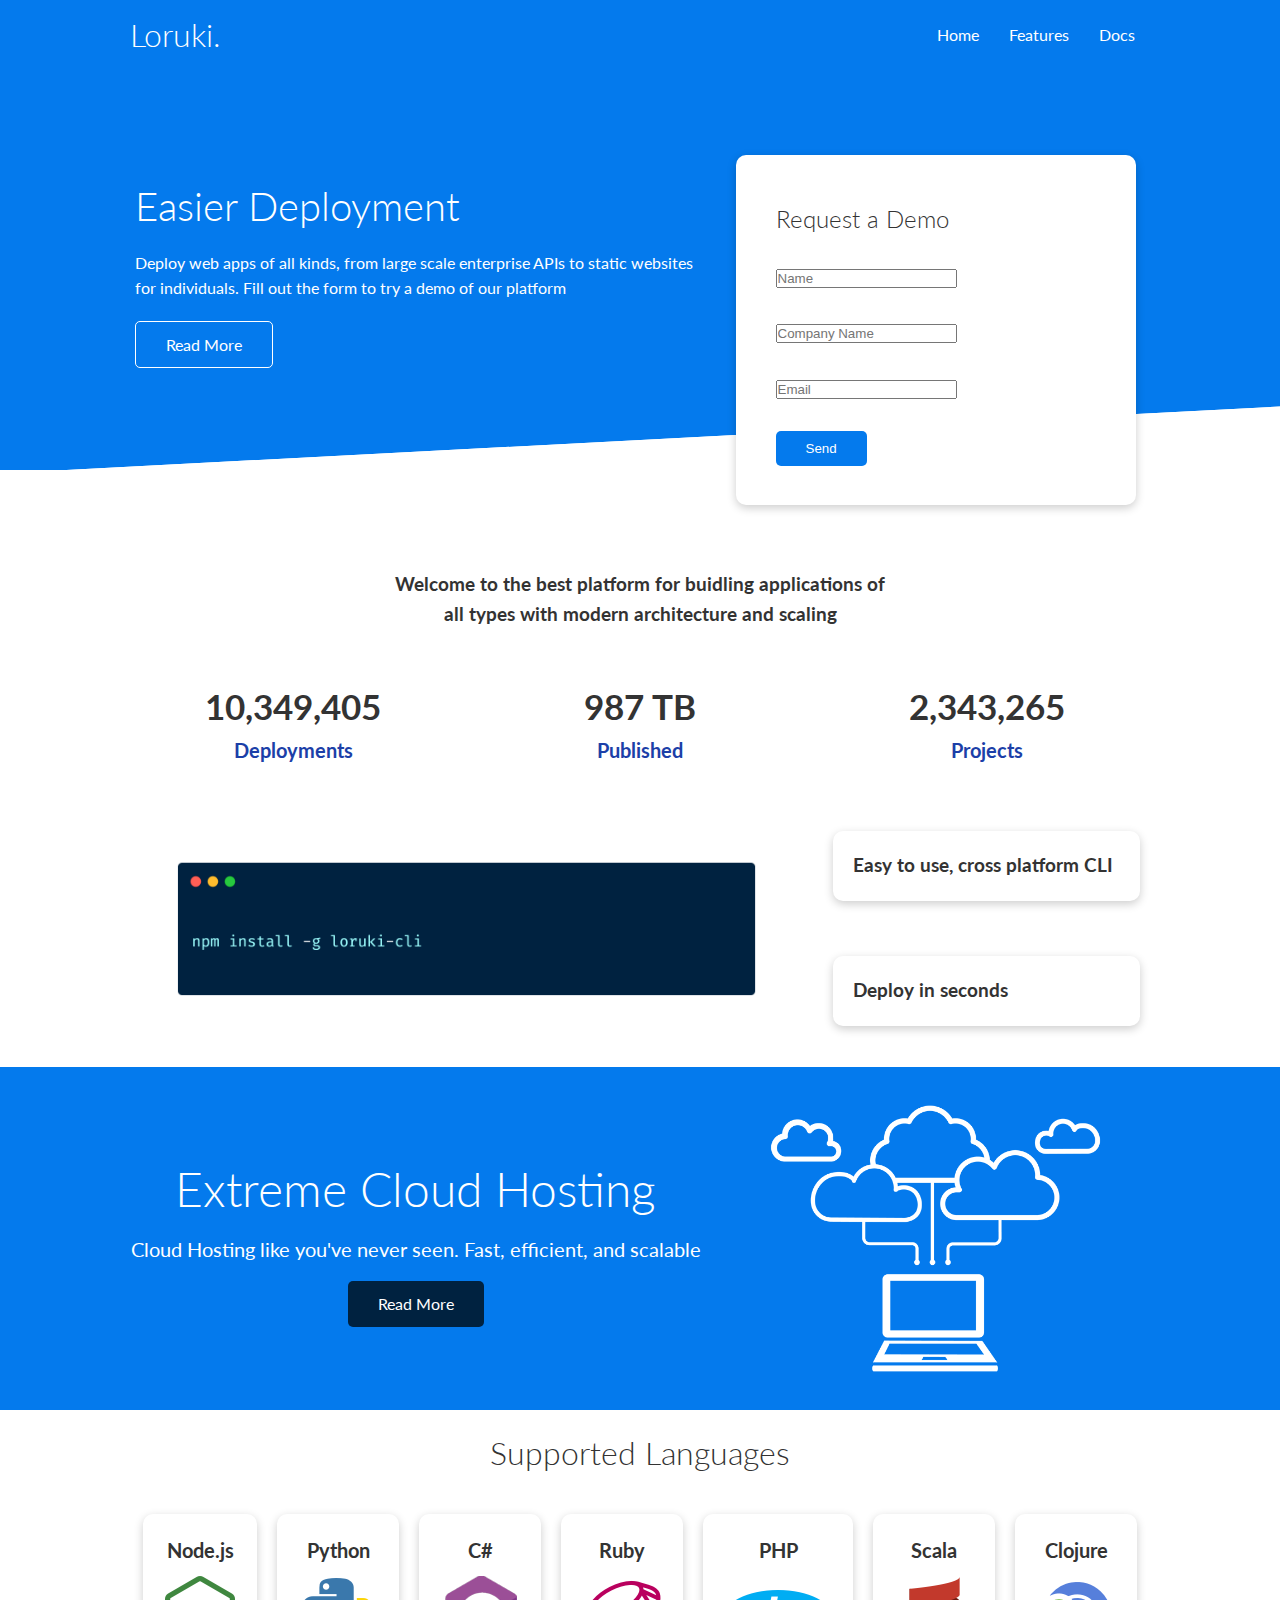
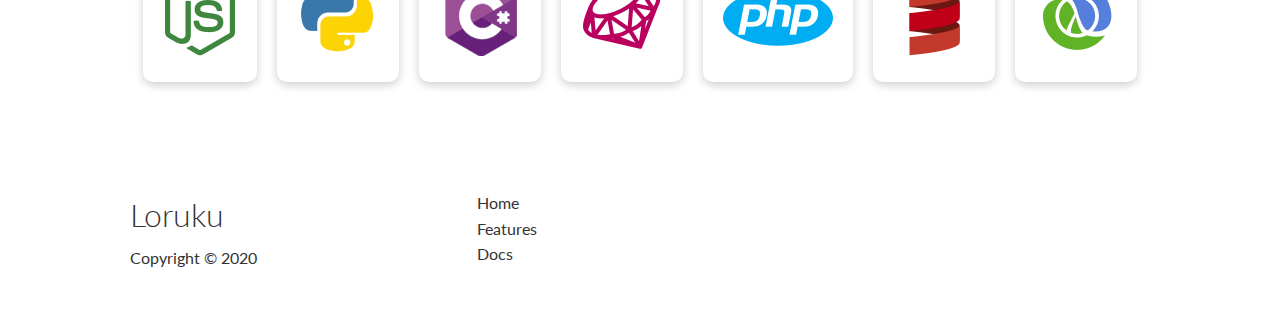
<file: index.html>
<!DOCTYPE html>
<html lang="en">
<head>
    <meta charset="UTF-8">
    <meta name="viewport" content="width=device-width, initial-scale=1.0">
    <link rel="stylesheet" href="https://cdnjs.cloudflare.com/ajax/libs/font-awesome/5.15.3/css/all.min.css" integrity="sha512-iBBXm8fW90+nuLcSKlbmrPcLa0OT92xO1BIsZ+ywDWZCvqsWgccV3gFoRBv0z+8dLJgyAHIhR35VZc2oM/gI1w==" crossorigin="anonymous" />
    <link rel='stylesheet' href='./css/utilities.css'>
    <link rel='stylesheet' href='./css/style.css'>
    <title>Loruki | Cloud Hosting for Everyone</title>
</head>
<body>
    <!-- Navbar -->
    <div class='navbar'>
        <div class="container flex">
            <h1 class="logo">Loruki.</h1>
            <nav>
                <ul>
                    <li><a href='index.html'>Home</a></li>
                    <li><a href='features.html'>Features</a></li>
                    <li><a href='docs.html'>Docs</a></li>
                </ul>
            </nav>
        </div>
    </div>

    <!-- Showcase -->
    <section class='showcase'>
        <div class="container grid">
            <div class="showcase-text">
                <h1>Easier Deployment</h1>
                <p>Deploy web apps of all kinds, from 
                    large scale enterprise APIs to static 
                    websites for individuals. Fill out the
                    form to try a demo of our platform</p>
                <a href="features.html" class="btn btn-outline">Read More</a>
            </div>

            <div class="showcase-form card">
                <h2>Request a Demo</h2>
                <form>
                    <div class="form-control">
                        <input type="text" name="name" placeholder="Name" required>
                    </div>
                    <div class="form-control">
                        <input type="text" name="company" placeholder="Company Name" required>
                    </div>
                    <div class="form-control">
                        <input type="email" name="email" placeholder="Email" required>
                    </div>
                    <input type="submit" value='Send' class="btn btn-primary" />
                </form>
            </div>
        </div>
    </section>

    <!-- Stats -->
    <section class='stats'>
        <div class="container">
            <h3 class="stats-heading text-center my-1">
                Welcome to the best platform for buidling applications of all
                types with modern architecture and scaling
            </h3>
            <div class="grid grid-3 text-center my-4">
                <div>
                    <i class="fas fa-server fa-3x"></i>
                    <h3>10,349,405</h3>
                    <p class="text-secondary">Deployments</p>
                </div>
                <div><i class="fas fa-upload fa-3x"></i>
                    <h3>987 TB</h3>
                    <p class="text-secondary">Published</p></div>
                <div><i class="fas fa-project-diagram fa-3x"></i>
                    <h3>2,343,265</h3>
                    <p class="text-secondary">Projects</p></div>
            </div>
        </div>
    </section>

    <!-- Cli -->
    <section class='cli'>
        <div class="container grid">
            <img src='images/cli.png' alt=''>
            <div class='card'>
                <h3>Easy to use, cross platform CLI</h3>
            </div>
            <div class="card">
                <h3>Deploy in seconds</h3>
            </div>
        </div>
    </section>

    <!-- Cloud -->
    <section class='cloud bg-primary my-2 py-2'>
        <div class="container grid">
            <div class="text-center">
                <h2 class='lg'>Extreme Cloud Hosting</h2>
                <p class="lead my-1">Cloud Hosting like you've never seen.
                    Fast, efficient, and scalable</p>
                <a href="features.html" class='btn btn-dark'>Read More</a>
            </div>
            <img src='images/cloud.png' alt=''>
        </div>
    </section>

    <!-- Languages -->
    <section class="languages">
        <h2 class="md text-center my-2">
            Supported Languages
        </h2>
        <div class="container flex">
            <div class="card">
                <h4>Node.js</h4>
                <img src='images/logos/node.png'>
            </div>
            <div class="card">
                <h4>Python</h4>
                <img src="images/logos/python.png" alt="">
              </div>
              <div class="card">
                <h4>C#</h4>
                <img src="images/logos/csharp.png" alt="">
              </div>
              <div class="card">
                <h4>Ruby</h4>
                <img src="images/logos/ruby.png" alt="">
              </div>
              <div class="card">
                <h4>PHP</h4>
                <img src="images/logos/php.png" alt="">
              </div>
              <div class="card">
                <h4>Scala</h4>
                <img src="images/logos/scala.png" alt="">
              </div>
              <div class="card">
                <h4>Clojure</h4>
                <img src="images/logos/clojure.png" alt="">
              </div>
        </div>
    </section>

    <!-- Footer -->
    <footer class="footer bg-cark py-5">
        <div class="container grid grid-3">
            <div>
                <h1>Loruku
                </h1>
                <p>Copyright &copy; 2020</p>
            </div>
            <nav>
                <ul>
                    <li><a href='index.html'>Home</a></li>
                    <li><a href='features.html'>Features</a></li>
                    <li><a href='docs.html'>Docs</a></li>
                </ul>
            </nav>
            <div class="social">
                <a href='#'><i class="fab fa-github fa-2x"></i></a>
                <a href='#'><i class="fab fa-facebook fa-2x"></i></a>
                <a href='#'><i class="fab fa-instagram fa-2x"></i></a>
                <a href='#'><i class="fab fa-twitter fa-2x"></i></a>
            </div>
        </div>
    </footer>

</body>
</html>
</file>
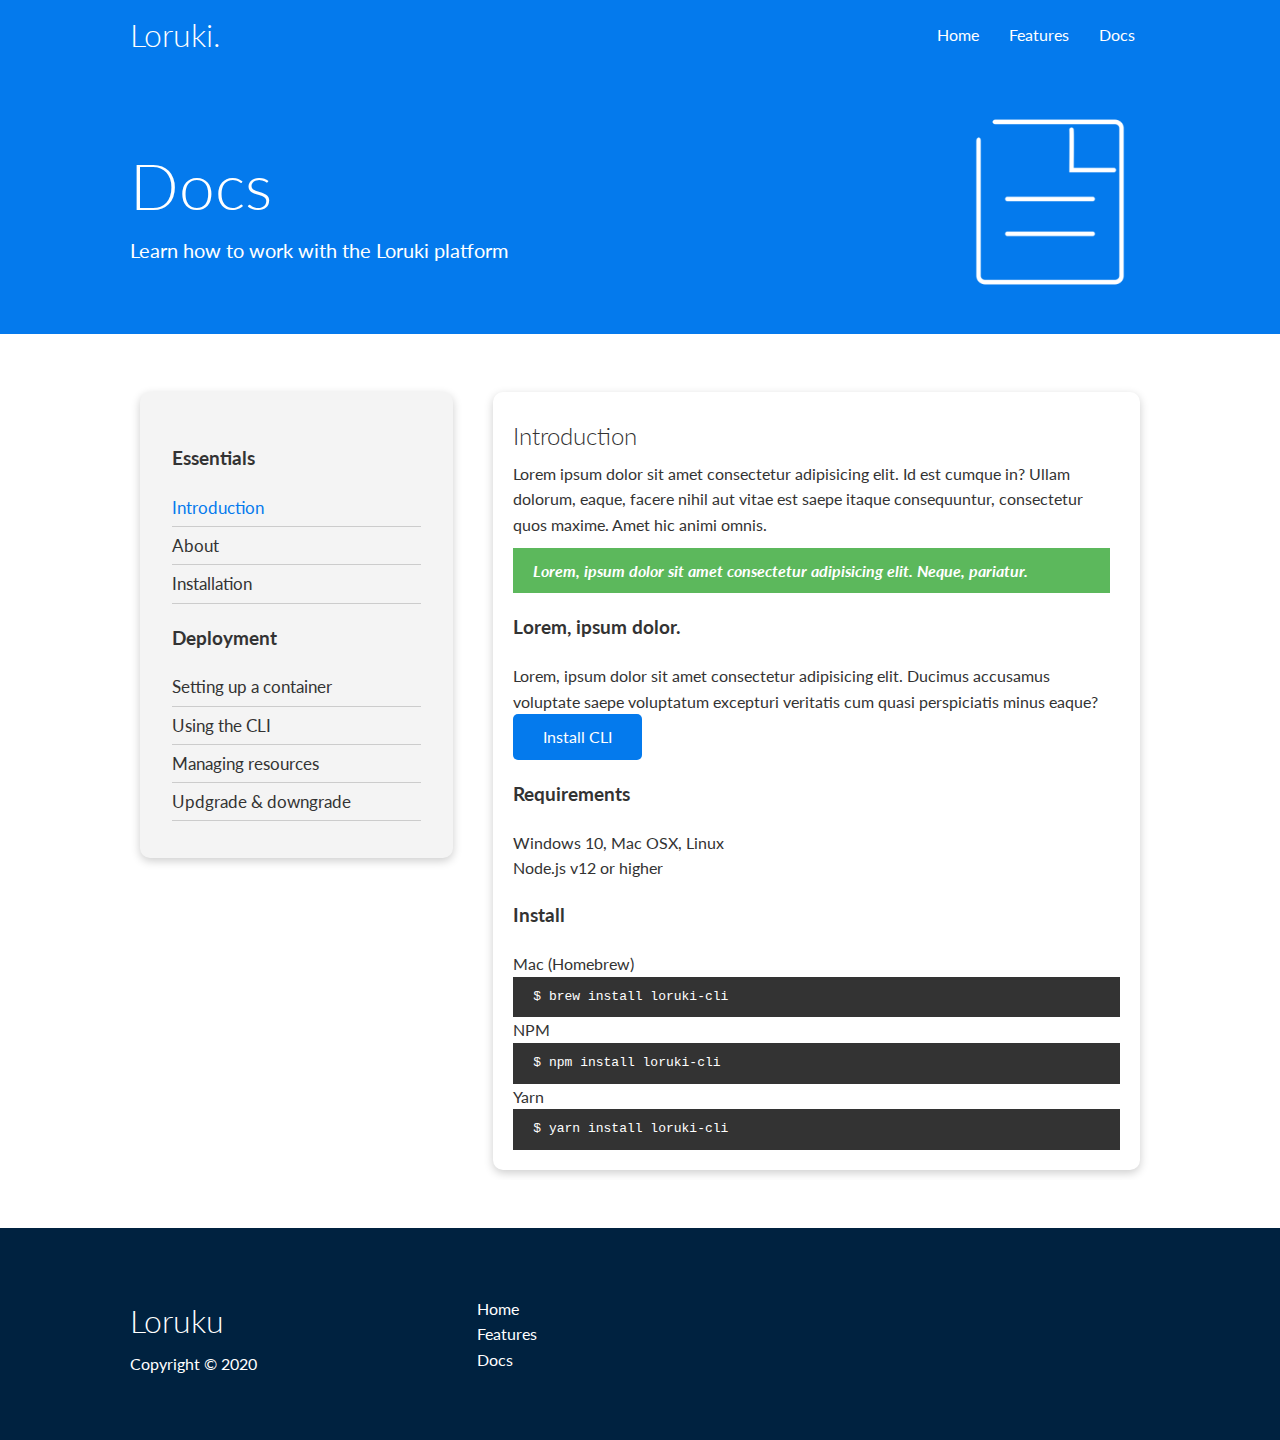
<file: docs.html>
<!DOCTYPE html>
<html lang="en">
<head>
    <meta charset="UTF-8">
    <meta name="viewport" content="width=device-width, initial-scale=1.0">
    <link rel="stylesheet" href="https://cdnjs.cloudflare.com/ajax/libs/font-awesome/5.15.3/css/all.min.css" integrity="sha512-iBBXm8fW90+nuLcSKlbmrPcLa0OT92xO1BIsZ+ywDWZCvqsWgccV3gFoRBv0z+8dLJgyAHIhR35VZc2oM/gI1w==" crossorigin="anonymous" />
    <link rel='stylesheet' href='./css/utilities.css'>
    <link rel='stylesheet' href='./css/style.css'>
    <title>Loruki | Cloud Hosting for Everyone</title>
</head>
<body>
    <!-- Navbar -->
    <div class='navbar'>
        <div class="container flex">
            <h1 class="logo">Loruki.</h1>
            <nav>
                <ul>
                    <li><a href='index.html'>Home</a></li>
                    <li><a href='features.html'>Features</a></li>
                    <li><a href='docs.html'>Docs</a></li>
                </ul>
            </nav>
        </div>
    </div>

    <!-- Head -->
    <section class="docs-head bg-primary py-3">
        <div class="container grid">
            <div>
                <h1 class='xl'>Docs</h1>
                <p class="lead">Learn how to work with the Loruki platform
                </p>
            </div>
            <img src='images/docs.png' alt=''>
        </div>
    </section>

    <!-- Docs main -->
    <section class="docs-main my-4">
        <div class="container grid">
            <div class="card bg-light p-3">
                <h3 class="my-2">Essentials</h3>
                <nav>
                    <ul>
                        <li><a class='text-primary' href='#'>Introduction</a></li>
                        <li><a href='#'>About</a></li>
                        <li><a href='#'>Installation</a></li>
                    </ul>
                </nav>

                <h3 class="my-2">Deployment</h3>
                <nav>
                    <ul>
                        <li><a href='#'>Setting up a container</a></li>
                        <li><a href='#'>Using the CLI</a></li>
                        <li><a href='#'>Managing resources</a></li>
                        <li><a href='#'>Updgrade & downgrade</a></li>
                    </ul>
                </nav>
            </div>
            <div class="card">
                <h2>Introduction</h2>
                <p>Lorem ipsum dolor sit amet consectetur adipisicing elit. Id est cumque in? Ullam dolorum, eaque, facere nihil aut vitae est saepe itaque consequuntur, consectetur quos maxime. Amet hic animi omnis.</p>
                <div class="alert alert-success">
                    <i class="fas fa-info">Lorem, ipsum dolor sit amet consectetur adipisicing elit. Neque, pariatur.</i>
                </div>

                <h3>Lorem, ipsum dolor.</h3>
                <p>Lorem, ipsum dolor sit amet consectetur adipisicing elit. Ducimus accusamus voluptate saepe voluptatum excepturi veritatis cum quasi perspiciatis minus eaque?</p>
                <a href="#" class="btn btn-primary">Install CLI</a>

                <h3>Requirements</h3>
                <ul>
                    <li>Windows 10, Mac OSX, Linux</li>
                    <li>Node.js v12 or higher</li>
                </ul>

                <h3>Install</h3>
                <p>Mac (Homebrew)</p>
                <pre><code>$ brew install loruki-cli</code></pre>
                <p>NPM</p>
                <pre><code>$ npm install loruki-cli</code></pre>
                <p>Yarn</p>
                <pre><code>$ yarn install loruki-cli</code></pre>
            </div>
        </div>
    </section>
    
    <!-- Footer -->
    <footer class="footer bg-dark py-5">
        <div class="container grid grid-3">
            <div>
                <h1>Loruku
                </h1>
                <p>Copyright &copy; 2020</p>
            </div>
            <nav>
                <ul>
                    <li><a href='index.html'>Home</a></li>
                    <li><a href='features.html'>Features</a></li>
                    <li><a href='docs.html'>Docs</a></li>
                </ul>
            </nav>
            <div class="social">
                <a href='#'><i class="fab fa-github fa-2x"></i></a>
                <a href='#'><i class="fab fa-facebook fa-2x"></i></a>
                <a href='#'><i class="fab fa-instagram fa-2x"></i></a>
                <a href='#'><i class="fab fa-twitter fa-2x"></i></a>
            </div>
        </div>
    </footer>

</body>
</html>
</file>
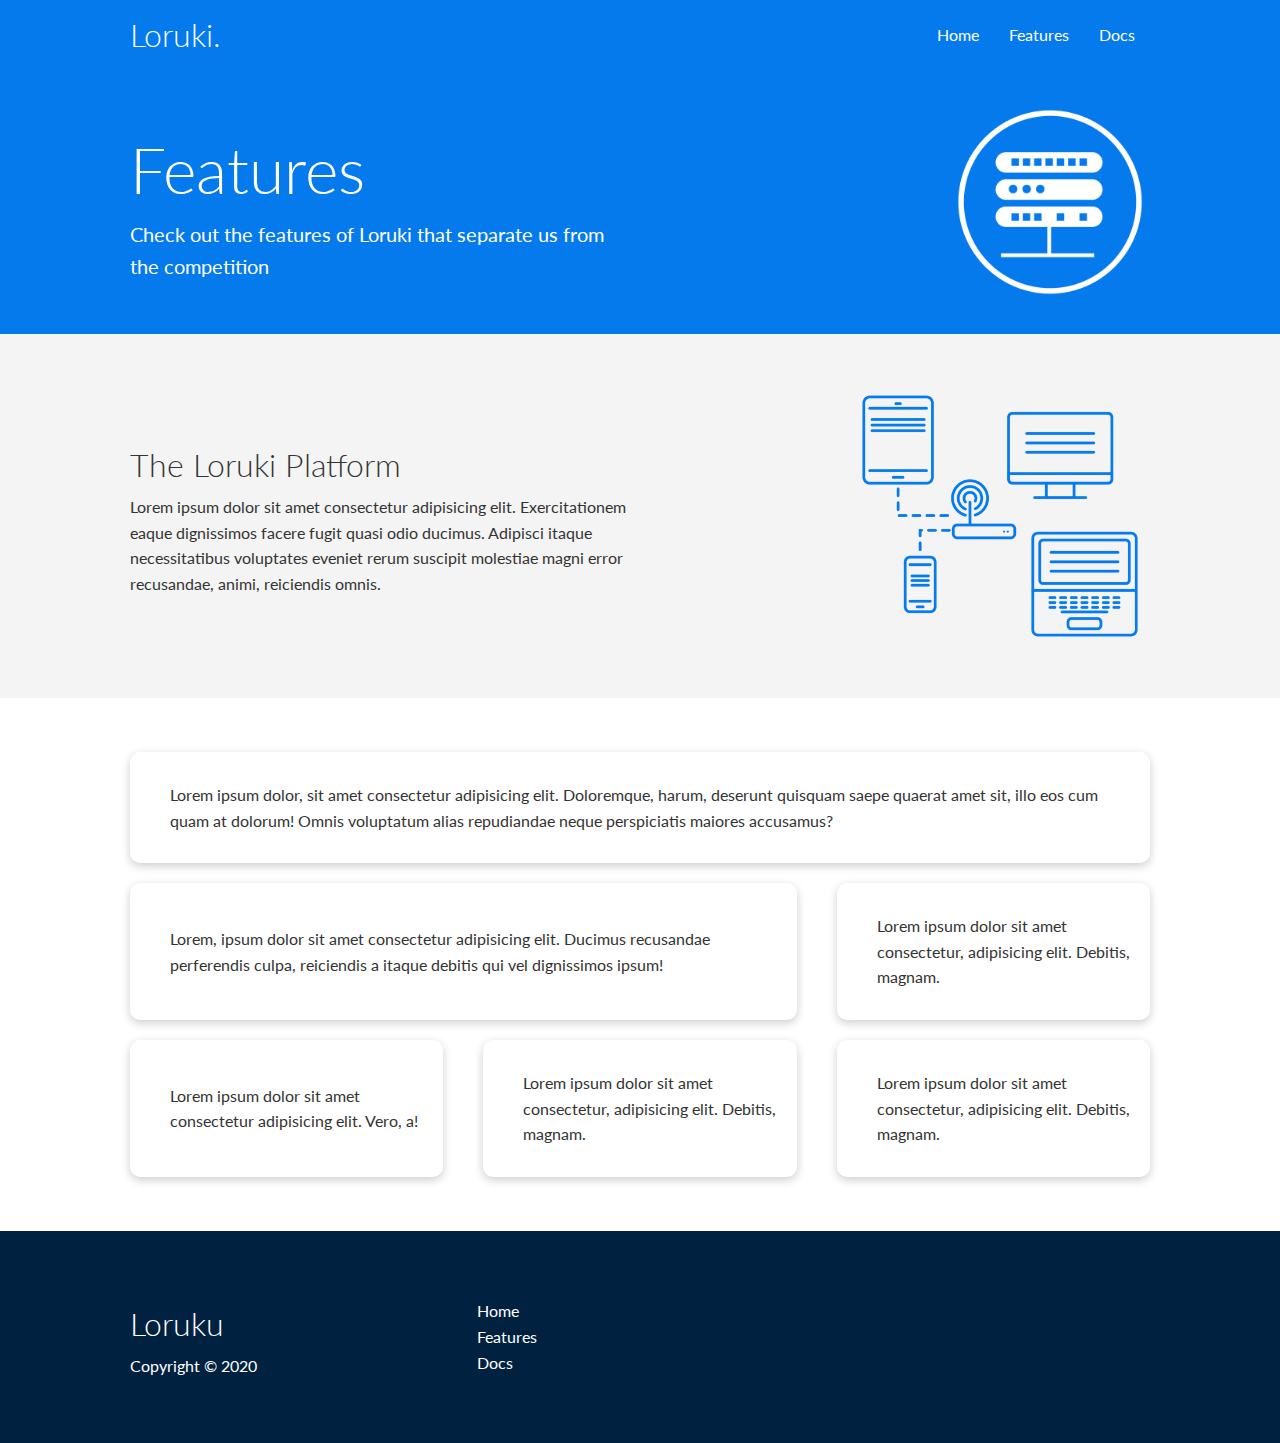
<file: features.html>
<!DOCTYPE html>
<html lang="en">
<head>
    <meta charset="UTF-8">
    <meta name="viewport" content="width=device-width, initial-scale=1.0">
    <link rel="stylesheet" href="https://cdnjs.cloudflare.com/ajax/libs/font-awesome/5.15.3/css/all.min.css" integrity="sha512-iBBXm8fW90+nuLcSKlbmrPcLa0OT92xO1BIsZ+ywDWZCvqsWgccV3gFoRBv0z+8dLJgyAHIhR35VZc2oM/gI1w==" crossorigin="anonymous" />
    <link rel='stylesheet' href='./css/utilities.css'>
    <link rel='stylesheet' href='./css/style.css'>
    <title>Loruki | Cloud Hosting for Everyone</title>
</head>
<body>
    <!-- Navbar -->
    <div class='navbar'>
        <div class="container flex">
            <h1 class="logo">Loruki.</h1>
            <nav>
                <ul>
                    <li><a href='index.html'>Home</a></li>
                    <li><a href='features.html'>Features</a></li>
                    <li><a href='docs.html'>Docs</a></li>
                </ul>
            </nav>
        </div>
    </div>

    <!-- Head -->
    <section class="features-head bg-primary py-3">
        <div class="container grid">
            <div>
                <h1 class='xl'>Features</h1>
                <p class="lead">Check out the features of Loruki that
                    separate us from the competition
                </p>
            </div>
            <img src='images/server.png' alt=''>
        </div>
    </section>

    <!-- Sub head -->
    <section class="features-sub-head bg-light py-3">
        <div class="container grid">
            <div>
                <h1 class='md'>The Loruki Platform</h1>
                <p>Lorem ipsum dolor sit amet consectetur adipisicing elit. Exercitationem eaque dignissimos facere fugit quasi odio ducimus. Adipisci itaque necessitatibus voluptates eveniet rerum suscipit molestiae magni error recusandae, animi, reiciendis omnis.
                </p>
            </div>
            <img src='images/server2.png' alt=''>
        </div>
    </section>

    <section class="features-main my-2">
        <div class="container grid grid-3">
            <div class="card flex">
                <i class="fas fa-server fa-3x"></i>
                <p>Lorem ipsum dolor, sit amet consectetur adipisicing elit. Doloremque, harum, deserunt quisquam saepe quaerat amet sit, illo eos cum quam at dolorum! Omnis voluptatum alias repudiandae neque perspiciatis maiores accusamus?</p>
            </div>
            <div class="card flex">
                <i class="fas fa-network-wired fa-3x"></i>
                <p>
                    Lorem, ipsum dolor sit amet consectetur adipisicing elit. Ducimus
                    recusandae perferendis culpa, reiciendis a itaque debitis qui vel
                    dignissimos ipsum!
                </p>
            </div>
            <div class="card flex">
                <i class="fas fa-laptop-code fa-3x"></i>
                <p>
                    Lorem ipsum dolor sit amet consectetur, adipisicing elit. Debitis,
                    magnam.
                </p>
            </div>
            <div class="card flex">
                <i class="fas fa-database fa-3x"></i>
                <p>
                    Lorem ipsum dolor sit amet consectetur adipisicing elit. Vero, a!
                </p>
            </div>
            <div class="card flex">
                <i class="fas fa-power-off fa-3x"></i>
                <p>
                    Lorem ipsum dolor sit amet consectetur, adipisicing elit. Debitis,
                    magnam.
                </p>
            </div>
            <div class="card flex">
                <i class="fas fa-upload fa-3x"></i>
                <p>
                    Lorem ipsum dolor sit amet consectetur, adipisicing elit. Debitis,
                    magnam.
                </p>
            </div>

        </div>
    </section>

    <!-- Footer -->
    <footer class="footer bg-dark py-5">
        <div class="container grid grid-3">
            <div>
                <h1>Loruku
                </h1>
                <p>Copyright &copy; 2020</p>
            </div>
            <nav>
                <ul>
                    <li><a href='index.html'>Home</a></li>
                    <li><a href='features.html'>Features</a></li>
                    <li><a href='docs.html'>Docs</a></li>
                </ul>
            </nav>
            <div class="social">
                <a href='#'><i class="fab fa-github fa-2x"></i></a>
                <a href='#'><i class="fab fa-facebook fa-2x"></i></a>
                <a href='#'><i class="fab fa-instagram fa-2x"></i></a>
                <a href='#'><i class="fab fa-twitter fa-2x"></i></a>
            </div>
        </div>
    </footer>

</body>
</html>
</file>
<file: css/utilities.css>
.container {
    max-width: 1100px;
    margin: 0 auto;
    overflow: auto;
    padding: 0 40px;
}

.card {
    background-color: #fff;
    color: #333;
    border-radius: 10px;
    box-shadow: 0 3px 10px rgba(0, 0, 0, 0.2);
    padding: 20px;
    margin: 10px;
}

.btn {
    display: inline-block;
    padding: 10px 30px;
    cursor: pointer;
    background: var(--primary-color);
    color: #fff;
    border: none;
    border-radius: 5px;
}

.btn-outline {
    background-color: transparent;
    border: 1px #fff solid;
}

.btn:hover {
    transform: scale(0.98);
}

/* Backgrounds & colored buttons */
.bg-primary a, 
.btn-primary a,
.bg-secondary a, 
.btn-secondary a,
.bg-dark a, 
.btn-dark a {
    color: #fff;
}

.bg-primary, 
.btn-primary {
    background-color: var(--primary-color);
    color: #fff;
}

.bg-secondary, .btn-secondary {
    background-color: var(--secondary-color);
    color: #fff;
}

.bg-dark, .btn-dark {
    background-color: var(--dark-color);
    color: #fff;
}

.bg-light, .btn-light {
    background-color: var(--light-color);
    color: #333;
}

/* Text colors */
.text-primary {
    color: var(--primary-color);
}

.text-secondary {
    color: var(--secondary-color);
}

.text-dark {
    color: var(--dark-color);
}

.text-light {
    color: var(--light-color);
}

/* Text sizes */
.lead {
    font-size: 20px;
}

.sm {
    font-size: 1rem;
}

.md {
    font-size: 2rem;
}

.lg {
    font-size: 3rem;
}

.xl {
    font-size: 4rem;
}

.text-center {
    text-align: center;
}

/* Alert */
.alert {
    background-color: var(--light-color);
    padding: 10px 20px;
    font-weight: bold;
    margin-top: 10px;
}

.alert i {
    margin-right: 10px;
    padding-right: 10px;
}

.alert-success {
    background-color: var(--success-color);
    color: #fff;
    margin-right: 10px;;
}

.alert-error {
    background-color: var(--error-color);
    color: #fff;
}

.flex {
    display: flex;
    justify-content: center;
    align-items: center;
    height: 100%;
}

.grid {
    display: grid;
    grid-template-columns: repeat(2, 1fr);
    gap: 20px;
    justify-content: center;
    align-items: center;
    height: 100%;
}

.grid-3 {
    grid-template-columns: repeat(3, 1fr);
}

/* Margin */
.my-1 {
    margin: 1rem 0;
}

.my-2 {
    margin: 1.5rem 0;
}

.my-3 {
    margin: 2rem 0;
}

.my-4 {
    margin: 3rem 0;
}

.my-5 {
    margin: 4rem 0;
}

.m-1 {
    margin: 1rem;
}

.m-2 {
    margin: 1.5rem;
}

.m-3 {
    margin: 2rem;
}

.m-4 {
    margin: 3rem;
}

.m-5 {
    margin: 4rem;
}

/* Padding */
.py-1 {
    padding: 1rem 0;
}

.py-2 {
    padding: 1.5rem 0;
}

.py-3 {
    padding: 2rem 0;
}

.py-4 {
    padding: 3rem 0;
}

.py-5 {
    padding: 4rem 0;
}

.p-1 {
    padding: 1rem;
}

.p-2 {
    padding: 1.5rem;
}

.p-3 {
    padding: 2rem;
}

.p-4 {
    padding: 3rem;
}

.p-5 {
    padding: 4rem;
}
</file>
<file: css/style.css>
@import url('https://fonts.googleapis.com/css2?family=Lato:wght@300&display=swap');

:root {
    --primary-color: #047aed;
    --secondary-color: #1c3fa8;
    --dark-color: #002240;
    --light-color: #f4f4f4;
    --success-color: #5cb85c;
    --error-color: #d9534f;

}

* {
    box-sizing: border-box;
    padding: 0;
    margin: 0;

}

body {
    font-family: 'Lato', sans-serif;
    color: #333;
    line-height: 1.6;
}

ul {
    list-style-type: none;
}

a {
    text-decoration: none;
    color: #333;
}

h1, 
h2 {
    font-weight: 300;
    line-height: 1.2;
    margin: 10px 0;
}

p {
    margin: 10x 0;
}

img {
    width: 100%;
}

code, pre {
    background: #333;
    color: #fff;
    padding: 10px;
}

/* Navbar styling */
.navbar {
    background-color: var(--primary-color);
    color: #fff;
    height: 70px;
}

.navbar ul {
    display: flex;
}

.navbar a {
    color: #fff;
    padding: 10px;
    margin: 0 5px;
}

.navbar a:hover {
    border-bottom: 2px #fff solid;
}

.navbar .flex {
    justify-content: space-between;
}

/* Showcase */
.showcase {
    height: 400px;
    background-color: var(--primary-color);
    color: #fff;
    position: relative;
}

.showcase h1 {
    font-size: 40px;
}

.showcase p {
    margin: 20px 0;
}

.showcase .grid {
    overflow: visible;
    grid-template-columns: 55% auto;
    gap: 30px;
}

.showcase-text {
    animation: slideInFromLeft 1s ease-in;
}

.showcase-form {
    position: relative;
    top: 60px;
    height: 350px;
    width: 400px;
    padding: 40px;
    z-index: 100;
    animation: slideInFromRight 1s ease-in;

}

.showcase-form .form-control {
    margin: 30px 0;
}

.showcase-form input [type='text'],
.showcase-form input [type='email'] {
    border: 0;
    border-bottom: 1px solid #b4becb;
    width: 100%;
    padding: 3px;
    font-size: 16px;
}

.showcase-form input:focus {
    outline: none;
}

.showcase::before, 
.showcase::after {
    content: '';
    position: absolute;
    height: 100px;
    bottom: -70px;
    right: 0;
    left: 0;
    background: #fff;
    transform: skewY(-3deg);
    -webkit-transform: skewY(-3deg);
    -moz-transform: skewY(-3deg);
    -ms-transform: skewY(-3deg);
}

/* Stats */
.stats {
    padding-top: 100px;
    animation: slideInFromBottom 1s ease-in;
}

.stats-heading {
    max-width: 500px;
    margin: auto;

}

.stats .grid h3 {
    font-size: 35px;
}

.stats .grid p {
    font-size: 20px;
    font-weight: bold;
}

/* Cli */
.cli .grid {
    grid-template-columns: repeat(3, 1fr);
    grid-template-rows: repeat(2, 1fr);
}

.cli .grid > *:first-child {
    grid-column: 1 / span 2;
    grid-row: 1 / span 2;
}

/* Cloud */
.cloud .grid {
    grid-template-columns: 4fr 3fr;
}

/* Languages */
.languages .flex {
    flex-wrap: wrap;
}

.languages .card {
    text-align: center;
    margin: 18px 10px 40px;
    transition: transform 0.2s ease-in;
}

.languages .card h4 {
    font-size: 20px;
    margin-bottom: 10px;
}

.languages .card:hover {
    transform: translateY(-15px);
}

/* Features */
.features-head img,
.docs-head img {
    width: 200px;
    justify-self: flex-end;
}

.features-sub-head img {
    width: 300px;
    justify-self: flex-end;
}

.features-main .card > i {
    margin-right: 20px;
}

.features-main .grid {
    padding: 30px;
}

.features-main .grid > *:first-child {
    grid-column: 1 / span 3;
}

.features-main .grid > *:nth-child(2) {
    grid-column: 1 / span 2;
}

/* Docs */
.docs-main h3 {
    margin: 20px 0;
}

.docs-main .grid {
    grid-template-columns: 1fr 2fr;
    align-items: flex-start;
}

.docs-main nav li {
    font-size: 17px;
    padding-bottom: 5px;
    margin-bottom: 5px;
    border-bottom: 1px #ccc solid;
 }

 .docs-main a:hover {
     font-weight: bold;
 }

/* Footer */
.footer .social a {
    margin: 0 10px;
}

/* Animations */
@keyframes slideInFromLeft {
    0% {
        transform: translateX(-100%);
    }

    100% {
        transform: translateX(0);
    }
}

@keyframes slideInFromRight {
    0% {
        transform: translateX(100%);
    }

    100% {
        transform: translateX(0);
    }
}

@keyframes slideInFromTop {
    0% {
        transform: translateY(-100%);
    }

    100% {
        transform: translateY(0);
    }
}

@keyframes slideInFromBottom {
    0% {
        transform: translateY(100%);
    }

    100% {
        transform: translateX(0);
    }
}

/* Tablets and under */
@media(max-width: 768px) {
    .grid,
    .showcase .grid,
    .stats .grid,
    .cli .grid,
    .cloud .grid,
    .features-main .grid,
    .docs-main .grid {
        grid-template-columns: 1fr;
        grid-template-rows: 1fr;
    }

    .showcase {
        height: auto;
    }

    .showcase-text {
        text-align: center;
        margin-top: 40px;
        animation: slideInFromTop 1s ease-in;
    }

    .showcase-form {
        justify-self: center;
        margin: auto;
        animation: slideInFromBottom 1s ease-in;
    }

    .cli .grid > *:first-child {
        grid-column: 1;
        grid-row: 1;
    }

    .features-head,
    .features-sub-head,
    .docs-head {
        text-align: center;
    }

    .features-head img,
    .features-sub-head img,
    .docs-head img {
        justify-self: center;
    }

    .features-main .grid > *:first-child,
    .features-main .grid > *:nth-child(2) {
        grid-column: 1;
    }

}

/* Mobile */
@media(max-width: 500px) {
    .navbar {
        height: 110px;
    }

    .navbar .flex {
        flex-direction: column;
    }

    .navbar ul {
        padding: 10px;
        background-color: rgba(0, 0, 0, 0.1);
    }
}
</file>
